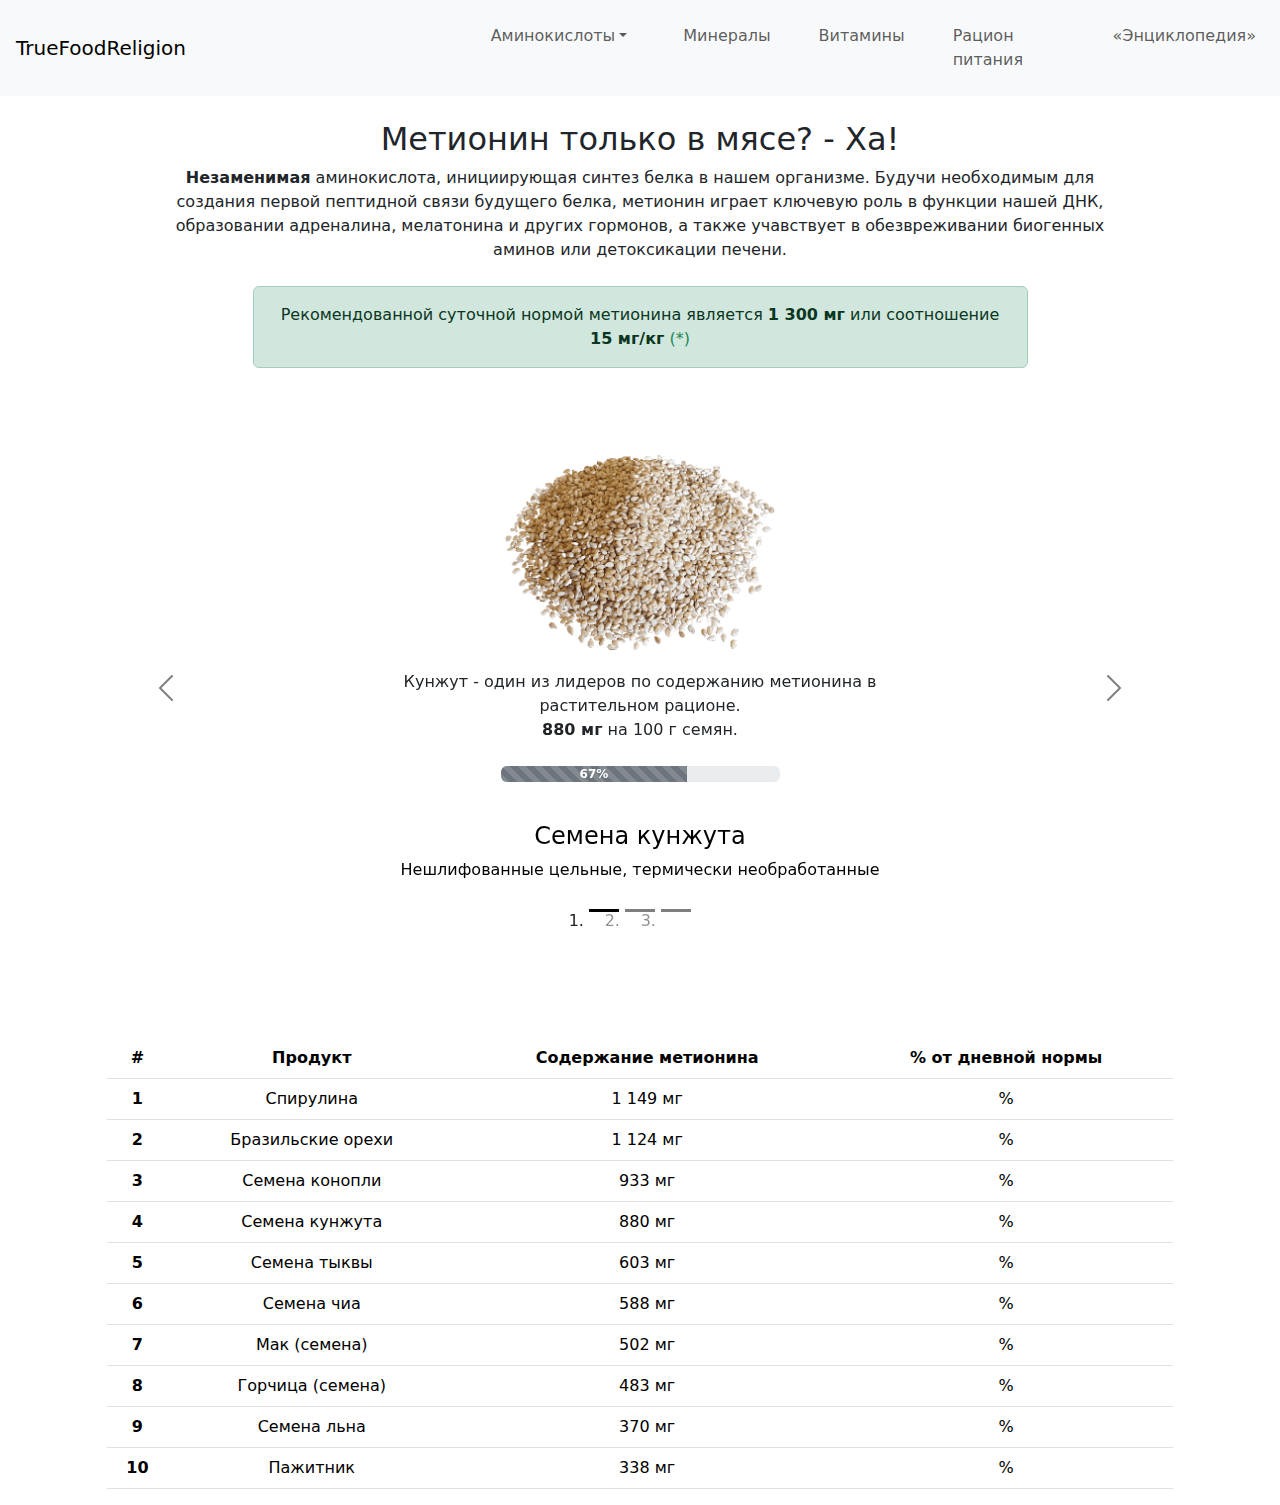
<file: aminoacids/methyonine.html>
<!DOCTYPE html>
<html lang="en">
<head>
    <meta charset="UTF-8">
    <meta name="viewport" content="width=device-width, initial-scale=1.0">
    <title>Метионин</title>
    <link rel="stylesheet" href="https://cdn.jsdelivr.net/npm/bootstrap@5.3.0-alpha1/dist/css/bootstrap.min.css">
    <link rel="stylesheet" href="../css/styles.css">
    <script src="https://cdn.jsdelivr.net/npm/bootstrap@5.3.0-alpha1/dist/js/bootstrap.bundle.min.js"></script>

</head>

<body>
    <nav class="navbar navbar-expand-lg navbar-light bg-light py-3">
        <a class="navbar-brand mx-3 col-4" href="/">TrueFoodReligion</a>
        <button class="navbar-toggler" type="button" data-bs-toggle="collapse" data-bs-target="#navbarNavAltMarkup" aria-controls="navbarNavAltMarkup" aria-expanded="false" aria-label="Toggle navigation">
            <span class="navbar-toggler-icon"></span>
        </button>
        <div class="collapse navbar-collapse" id="navbarNavAltMarkup">
            <div class="navbar-nav">
                <div class="dropdown">
                    <a class=" nav-item nav-link dropdown-toggle mx-4" href="#" role="button" id="dropdownMenuLink" data-bs-toggle='dropdown' aria-haspopup="true" aria-expanded="false">Аминокислоты</a>

                    <div class="dropdown-menu" aria-labelledby="dropdownMenuLink">
                        <a class="dropdown-item" href="#">Всё об аминокислотах</a>
                        <a class="dropdown-item active" href="#">Метионин</a>
                        <a class="dropdown-item" href="#">Лизин</a>
                        <a class="dropdown-item" href="#">Триптофан</a>
                        <a class="dropdown-item" href="#">Изолейцин</a>
                        <a class="dropdown-item" href="#">Треонин</a>
                        <a class="dropdown-item" href="#">Лейцин</a>
                        <a class="dropdown-item" href="#">Гистидин</a>
                        <a class="dropdown-item" href="#">Фенилалин</a>
                        <a class="dropdown-item" href="#">Валин</a>
                    </div>
                </div>

                <a class="nav-item nav-link px-4" href="#">Минералы</a>
                <a class="nav-item nav-link px-4" href="#">Витамины</a>
                <a class="nav-item nav-link px-4" href="#">Рацион питания</a>
                <a class="nav-item nav-link px-4" href="#">«Энциклопедия»</a>
            </div>
        </div>
    </nav>

    <div class="container">
        <div class="section-heading col-md-10 mx-auto mt-4 text-center">
            <h2>Метионин только в мясе? - Ха!</h2>
            <p><b>Незаменимая</b> аминокислота, инициирующая синтез белка в нашем организме. Будучи необходимым для создания первой пептидной связи будущего белка, метионин играет ключевую роль в функции нашей ДНК, образовании адреналина, мелатонина и других гормонов, а также учавствует в обезвреживании биогенных аминов или детоксикации печени.</p>
            <div class="alert alert-success mt-4 col-10 mx-auto" role="alert">
                Рекомендованной суточной нормой метионина является <b>1 300 мг</b> или соотношение <b>15 мг/кг</b><a href="#" class="text-success text-decoration-none" data-bs-toggle="modal" data-bs-target="#exampleModal"> (*)</a>
                <!-- Button trigger modal -->
                <a href="#" class="" data-bs-toggle="modal" data-bs-target="#exampleModal"></a>

                <!-- Modal -->
                <div class="modal fade" id="exampleModal" tabindex="-1" aria-labelledby="exampleModalLabel" aria-hidden="true">
                    <div class="modal-dialog">
                        <div class="modal-content">
                            <div class="modal-header">
                                <h5 class="modal-title" id="exampleModalLabel">Метионин - источники</h5>
                                <button type="button" class="btn-close" data-bs-dismiss="modal" aria-label="Close"></button>
                            </div>
                            <div class="modal-body">
                                Не установлено общего научного стандарта в отношении нормы метионина. Источником рекомендаций являются медицинские публикации, исследования и ресурсы с усреднённым значением.
                                <br><br>Существуют исследования, отмечающие преобладание концентраций метионина, лизина и триптофана в крови веганов на фоне мясоупотребляющих испытуемых.
                                <div class="source-list mt-3 text-start">
                                    <a class="d-block text-decoration-none" href="https://academic.oup.com/jn/article/136/6/1722S/4664469#111012808" target="_blank">* 1000 мг/сутки</a>
                                    <a class="d-block text-decoration-none" href="https://academic.oup.com/ajcn/article/77/5/1198/4689820" target="_blank">* 15 мг/кг</a>
                                    <a class="d-block text-decoration-none" href="https://www.verywellhealth.com/methionine-4771763" target="_blank">* 14 мг/кг</a>
                                    <hr>
                                    <a class="d-block text-decoration-none" href="https://www.ncbi.nlm.nih.gov/pmc/articles/PMC4705437/">Концентрации в крови (PubMed)</a>
                                </div>
                            </div>
                            <div class="modal-footer">
                                <button type="button" class="btn btn-primary" data-bs-dismiss="modal">Закрыть</button>
                            </div>
                        </div>
                    </div>
                </div>
            </div>
        </div>

        <div id="carouselExampleIndicators" class="carousel carousel-dark slide" style="max-height: 500px; margin-top: 70px;" data-bs-interval="false">
            <ol class="carousel-indicators">
                <li data-bs-target="#carouselExampleIndicators" data-bs-slide-to="0" class="active"></li>
                <li data-bs-target="#carouselExampleIndicators" data-bs-slide-to="1"></li>
                <li data-bs-target="#carouselExampleIndicators" data-bs-slide-to="2"></li>
            </ol>
            <div class="carousel-inner">

                <!-- Семена кунжута -->
                <div class="carousel-item active">
                    <div class="mx-auto carousel-background">
                        <div class="carousel-text col-8 col-md-6 mx-auto text-center">
                            <img src="../images/sesame.png" alt="Семена кунжута" class="my-3 carousel-img">
                            <p>
                                Кунжут - один из лидеров по содержанию метионина в растительном рационе.<br>
                                <b>880 мг</b> на 100 г семян.
                            </p>
                            <div class="progress col-6 mx-auto mt-4">
                                <div class="progress-bar progress-bar-striped bg-secondary" role="progressbar" style="width: 67%;" aria-valuenow="67" aria-valuemin="0" aria-valuemax="100"><b>67%</b></div>
                            </div>
                        </div>
                    </div>
                    <div class="carousel-caption d-none d-md-block">
                        <h4>Семена кунжута</h4>
                        <p>Нешлифованные цельные, термически необработанные</p>
                    </div>
                </div>

                <!-- Семена конопли -->
                <div class="carousel-item">
                    <div class="mx-auto carousel-background">
                        <div class="carousel-text col-8 col-md-6 mx-auto text-center">
                            <img src="../images/hemp.png" alt="Семена конопли" class="my-3 carousel-img">
                            <p>
                                Семена конопли, пожалуй, ещё никого не обидели своим обилием метионина.<br>
                                <b>933 мг</b> на 100 г семян.
                            </p>
                            <div class="progress col-6 mx-auto mt-4">
                                <div class="progress-bar progress-bar-striped bg-secondary" role="progressbar" style="width: 71%;" aria-valuenow="71" aria-valuemin="0" aria-valuemax="100"><b>71%</b></div>
                            </div>
                        </div>
                    </div>
                    <div class="carousel-caption d-none d-md-block">
                        <h4>Семена конопли</h4>
                        <p>Цельные, термически необработанные</p>
                    </div>
                </div>

                <!-- Бразильские орехи -->
                <div class="carousel-item">
                    <div class="mx-auto carousel-background">
                        <div class="carousel-text col-8 col-md-6 mx-auto text-center">
                            <img src="../images/brazil-nuts.png" alt="Бразильские орехи" class="my-3 carousel-img">
                            <p>
                                Бразильские орехи - явный претендент на самое большое содержание.<br>
                                <b>1 124 мг</b> на 100 г орехов.
                            </p>
                            <div class="progress col-6 mx-auto mt-4">
                                <div class="progress-bar progress-bar-striped bg-secondary" role="progressbar" style="width: 86%;" aria-valuenow="86" aria-valuemin="0" aria-valuemax="100"><b>86%</b></div>
                            </div>
                        </div>
                    </div>
                    <div class="carousel-caption d-none d-md-block">
                        <h4>Бразильские орехи</h4>
                        <p>Сырые, необжаренные</p>
                    </div>
                </div>

            </div>
            <a class="carousel-control-prev" href="#carouselExampleIndicators" role="button" data-bs-slide="prev">
                <span class="carousel-control-prev-icon text-danger" aria-hidden="true"></span>
                <span class="sr-only text-danger"></span>
            </a>
            <a class="carousel-control-next" href="#carouselExampleIndicators" role="button" data-bs-slide="next">
                <span class="carousel-control-next-icon" aria-hidden="true"></span>
                <span class="sr-only text-danger"></span>
            </a>
        </div>
    </div>

    <div class="col-10 mx-auto text-center" style="margin-top: 100px;">
        <table class="table">
            <thead class="thead-dark">
                <tr>
                    <th scope="col">#</th>
                    <th scope="col">Продукт</th>
                    <th scope="col">Содержание метионина</th>
                    <th scope="col">% от дневной нормы</th>
                </tr>
            </thead>
            <tbody>
                <tr>
                    <th scope="row">1</th>
                    <td>Спирулина</td>
                    <td>1 149 мг</td>
                    <td>%</td>
                </tr>
                <tr>
                    <th scope="row">2</th>
                    <td>Бразильские орехи</td>
                    <td>1 124 мг</td>
                    <td>%</td>
                </tr>
                <tr>
                    <th scope="row">3</th>
                    <td>Семена конопли</td>
                    <td>933 мг</td>
                    <td>%</td>
                </tr>
                <tr>
                    <th scope="row">4</th>
                    <td>Семена кунжута</td>
                    <td>880 мг</td>
                    <td>%</td>
                </tr>
                <tr>
                    <th scope="row">5</th>
                    <td>Семена тыквы</td>
                    <td>603 мг</td>
                    <td>%</td>
                </tr>
                <tr>
                    <th scope="row">6</th>
                    <td>Семена чиа</td>
                    <td>588 мг</td>
                    <td>%</td>
                </tr>
                <tr>
                    <th scope="row">7</th>
                    <td>Мак (семена)</td>
                    <td>502 мг</td>
                    <td>%</td>
                </tr>
                <tr>
                    <th scope="row">8</th>
                    <td>Горчица (семена)</td>
                    <td>483 мг</td>
                    <td>%</td>
                </tr>
                <tr>
                    <th scope="row">9</th>
                    <td>Семена льна</td>
                    <td>370 мг</td>
                    <td>%</td>
                </tr>
                <tr>
                    <th scope="row">10</th>
                    <td>Пажитник</td>
                    <td>338 мг</td>
                    <td>%</td>
                </tr>
            </tbody>
        </table>
    </div>

</body>
</html>
</file>
<file: css/styles.css>
.carousel-img {
    height: 200px;
}

.carousel-background {
    height: 500px;
}
</file>
